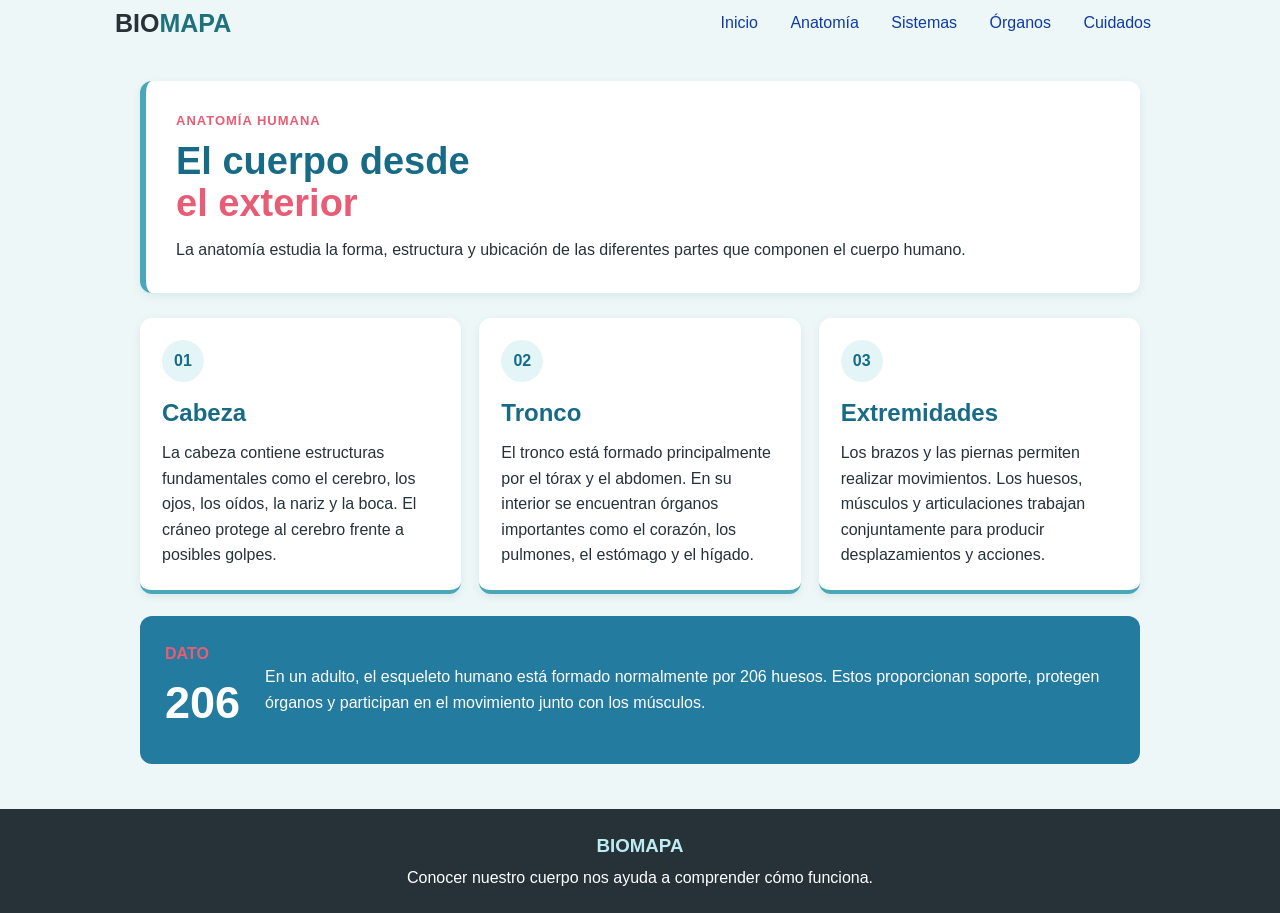
<file: anatomia.html>
<!DOCTYPE html>
<html lang="es">

<head>
    <meta charset="UTF-8">
    <meta name="viewport" content="width=device-width, initial-scale=1.0">

    <title>BioMapa | Anatomía</title>

    <link rel="stylesheet" href="style.css">
</head>

<body>

    <header class="cabecera">

        <nav>

            <div class="logo">
                BIO<span>MAPA</span>
            </div>

            <div class="menu">
                <a href="index.html">Inicio</a>
                <a href="anatomia.html">Anatomía</a>
                <a href="sistemas.html">Sistemas</a>
                <a href="organos.html">Órganos</a>
                <a href="cuidados.html">Cuidados</a>
            </div>

        </nav>

    </header>

    <main class="pagina">

        <section class="titulo-pagina">

            <p class="etiqueta">
                ANATOMÍA HUMANA
            </p>

            <h1>
                El cuerpo desde
                <br>
                <span>el exterior</span>
            </h1>

            <p>
                La anatomía estudia la forma, estructura y ubicación
                de las diferentes partes que componen el cuerpo humano.
            </p>

        </section>

        <section class="anatomia-grid">

            <article class="bloque">

                <div class="icono">
                    01
                </div>

                <h2>
                    Cabeza
                </h2>

                <p>
                    La cabeza contiene estructuras fundamentales como
                    el cerebro, los ojos, los oídos, la nariz y la boca.
                    El cráneo protege al cerebro frente a posibles golpes.
                </p>

            </article>

            <article class="bloque">

                <div class="icono">
                    02
                </div>

                <h2>
                    Tronco
                </h2>

                <p>
                    El tronco está formado principalmente por el tórax
                    y el abdomen. En su interior se encuentran órganos
                    importantes como el corazón, los pulmones, el estómago
                    y el hígado.
                </p>

            </article>

            <article class="bloque">

                <div class="icono">
                    03
                </div>

                <h2>
                    Extremidades
                </h2>

                <p>
                    Los brazos y las piernas permiten realizar movimientos.
                    Los huesos, músculos y articulaciones trabajan
                    conjuntamente para producir desplazamientos y acciones.
                </p>

            </article>

        </section>

        <section class="dato">

            <div>

                <p class="numero">
                    DATO
                </p>

                <h2>
                    206
                </h2>

            </div>

            <p>
                En un adulto, el esqueleto humano está formado normalmente
                por 206 huesos. Estos proporcionan soporte, protegen órganos
                y participan en el movimiento junto con los músculos.
            </p>

        </section>

    </main>

    <footer>

        <h3>
            BIOMAPA
        </h3>

        <p>
            Conocer nuestro cuerpo nos ayuda a comprender cómo funciona.
        </p>

    </footer>

</body>

</html>
</file>
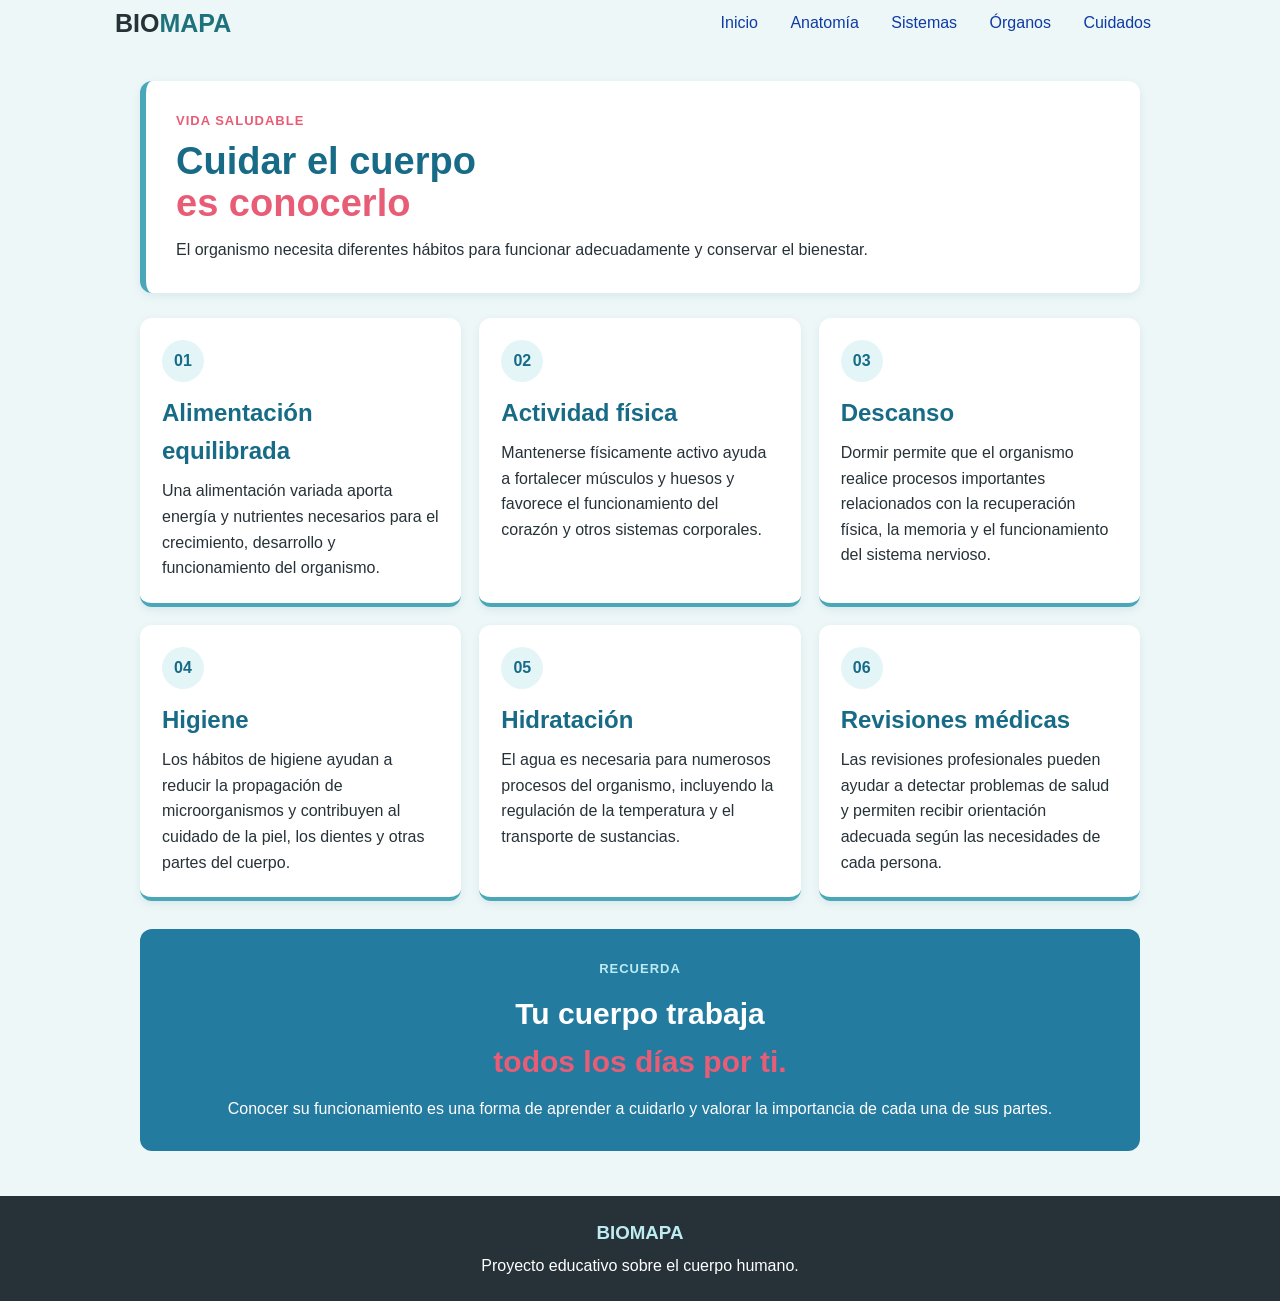
<file: cuidados.html>
<!DOCTYPE html>
<html lang="es">

<head>
    <meta charset="UTF-8">
    <meta name="viewport" content="width=device-width, initial-scale=1.0">

    <title>BioMapa | Cuidados</title>

    <link rel="stylesheet" href="style.css">
</head>

<body>

    <header class="cabecera">

        <nav>

            <div class="logo">
                BIO<span>MAPA</span>
            </div>

            <div class="menu">
                <a href="index.html">Inicio</a>
                <a href="anatomia.html">Anatomía</a>
                <a href="sistemas.html">Sistemas</a>
                <a href="organos.html">Órganos</a>
                <a href="cuidados.html">Cuidados</a>
            </div>

        </nav>

    </header>

    <main class="pagina">

        <section class="titulo-pagina">

            <p class="etiqueta">
                VIDA SALUDABLE
            </p>

            <h1>
                Cuidar el cuerpo
                <br>
                <span>es conocerlo</span>
            </h1>

            <p>
                El organismo necesita diferentes hábitos para funcionar
                adecuadamente y conservar el bienestar.
            </p>

        </section>

        <section class="cuidados-grid">

            <article>

                <div class="numero-cuidado">
                    01
                </div>

                <h2>
                    Alimentación equilibrada
                </h2>

                <p>
                    Una alimentación variada aporta energía y nutrientes
                    necesarios para el crecimiento, desarrollo y funcionamiento
                    del organismo.
                </p>

            </article>

            <article>

                <div class="numero-cuidado">
                    02
                </div>

                <h2>
                    Actividad física
                </h2>

                <p>
                    Mantenerse físicamente activo ayuda a fortalecer músculos
                    y huesos y favorece el funcionamiento del corazón y otros
                    sistemas corporales.
                </p>

            </article>

            <article>

                <div class="numero-cuidado">
                    03
                </div>

                <h2>
                    Descanso
                </h2>

                <p>
                    Dormir permite que el organismo realice procesos importantes
                    relacionados con la recuperación física, la memoria y el
                    funcionamiento del sistema nervioso.
                </p>

            </article>

            <article>

                <div class="numero-cuidado">
                    04
                </div>

                <h2>
                    Higiene
                </h2>

                <p>
                    Los hábitos de higiene ayudan a reducir la propagación
                    de microorganismos y contribuyen al cuidado de la piel,
                    los dientes y otras partes del cuerpo.
                </p>

            </article>

            <article>

                <div class="numero-cuidado">
                    05
                </div>

                <h2>
                    Hidratación
                </h2>

                <p>
                    El agua es necesaria para numerosos procesos del organismo,
                    incluyendo la regulación de la temperatura y el transporte
                    de sustancias.
                </p>

            </article>

            <article>

                <div class="numero-cuidado">
                    06
                </div>

                <h2>
                    Revisiones médicas
                </h2>

                <p>
                    Las revisiones profesionales pueden ayudar a detectar
                    problemas de salud y permiten recibir orientación adecuada
                    según las necesidades de cada persona.
                </p>

            </article>

        </section>

        <section class="mensaje-final">

            <p class="etiqueta">
                RECUERDA
            </p>

            <h2>
                Tu cuerpo trabaja
                <br>
                <span>todos los días por ti.</span>
            </h2>

            <p>
                Conocer su funcionamiento es una forma de aprender a cuidarlo
                y valorar la importancia de cada una de sus partes.
            </p>

        </section>

    </main>

    <footer>

        <h3>
            BIOMAPA
        </h3>

        <p>
            Proyecto educativo sobre el cuerpo humano.
        </p>

    </footer>

</body>

</html>
</file>
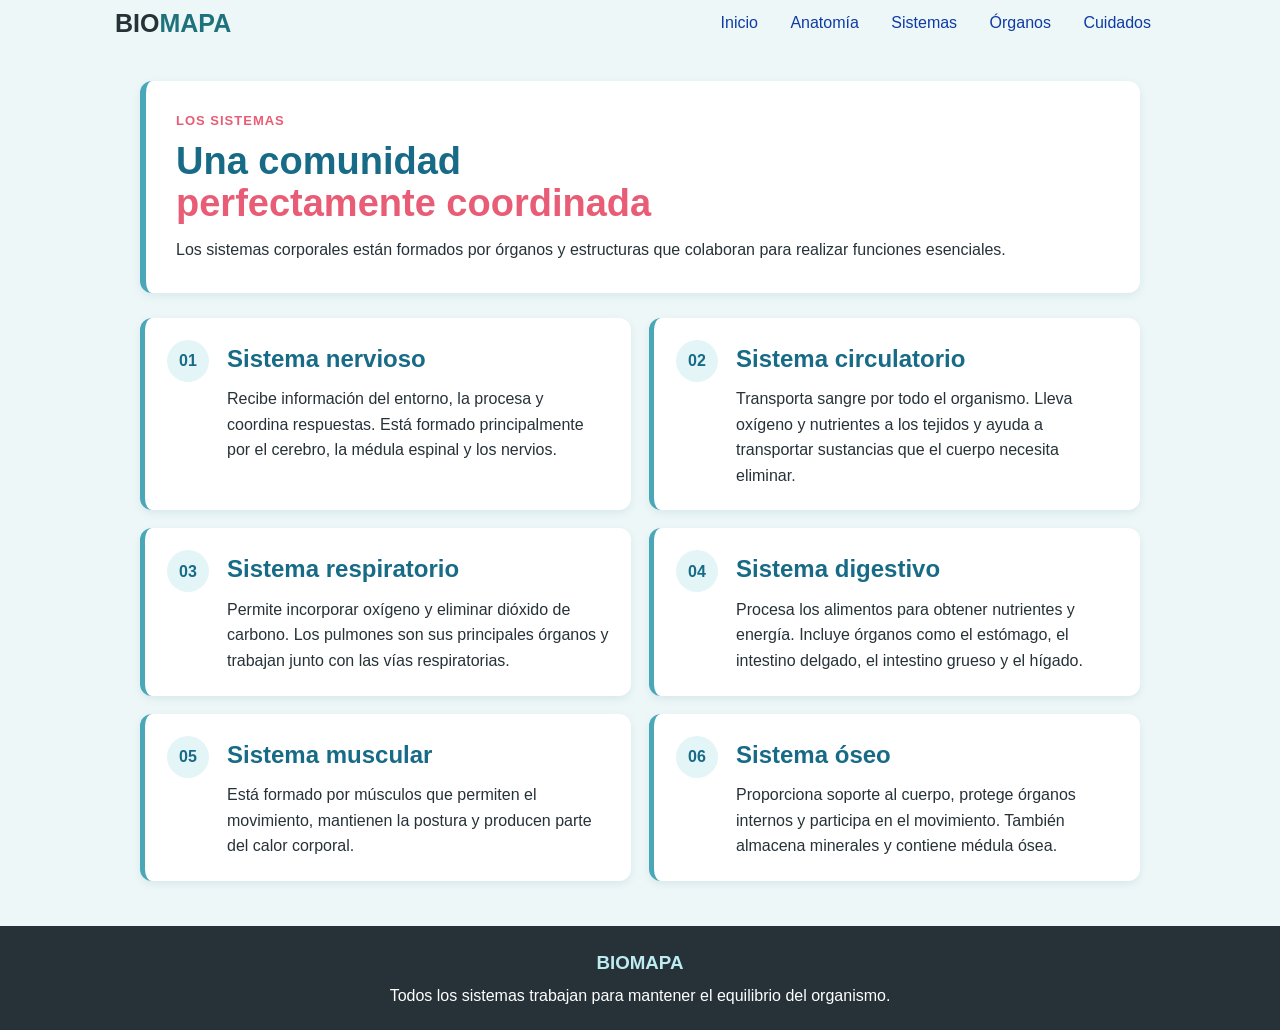
<file: sistemas.html>
<!DOCTYPE html>
<html lang="es">

<head>
    <meta charset="UTF-8">
    <meta name="viewport" content="width=device-width, initial-scale=1.0">

    <title>BioMapa | Sistemas</title>

    <link rel="stylesheet" href="style.css">
</head>

<body>

    <header class="cabecera">

        <nav>

            <div class="logo">
                BIO<span>MAPA</span>
            </div>

            <div class="menu">
                <a href="index.html">Inicio</a>
                <a href="anatomia.html">Anatomía</a>
                <a href="sistemas.html">Sistemas</a>
                <a href="organos.html">Órganos</a>
                <a href="cuidados.html">Cuidados</a>
            </div>

        </nav>

    </header>

    <main class="pagina">

        <section class="titulo-pagina">

            <p class="etiqueta">
                LOS SISTEMAS
            </p>

            <h1>
                Una comunidad
                <br>
                <span>perfectamente coordinada</span>
            </h1>

            <p>
                Los sistemas corporales están formados por órganos
                y estructuras que colaboran para realizar funciones esenciales.
            </p>

        </section>

        <section class="sistemas">

            <article class="sistema">

                <div class="sistema-numero">
                    01
                </div>

                <div>

                    <h2>
                        Sistema nervioso
                    </h2>

                    <p>
                        Recibe información del entorno, la procesa y coordina
                        respuestas. Está formado principalmente por el cerebro,
                        la médula espinal y los nervios.
                    </p>

                </div>

            </article>

            <article class="sistema">

                <div class="sistema-numero">
                    02
                </div>

                <div>

                    <h2>
                        Sistema circulatorio
                    </h2>

                    <p>
                        Transporta sangre por todo el organismo. Lleva oxígeno
                        y nutrientes a los tejidos y ayuda a transportar
                        sustancias que el cuerpo necesita eliminar.
                    </p>

                </div>

            </article>

            <article class="sistema">

                <div class="sistema-numero">
                    03
                </div>

                <div>

                    <h2>
                        Sistema respiratorio
                    </h2>

                    <p>
                        Permite incorporar oxígeno y eliminar dióxido de carbono.
                        Los pulmones son sus principales órganos y trabajan
                        junto con las vías respiratorias.
                    </p>

                </div>

            </article>

            <article class="sistema">

                <div class="sistema-numero">
                    04
                </div>

                <div>

                    <h2>
                        Sistema digestivo
                    </h2>

                    <p>
                        Procesa los alimentos para obtener nutrientes y energía.
                        Incluye órganos como el estómago, el intestino delgado,
                        el intestino grueso y el hígado.
                    </p>

                </div>

            </article>

            <article class="sistema">

                <div class="sistema-numero">
                    05
                </div>

                <div>

                    <h2>
                        Sistema muscular
                    </h2>

                    <p>
                        Está formado por músculos que permiten el movimiento,
                        mantienen la postura y producen parte del calor corporal.
                    </p>

                </div>

            </article>

            <article class="sistema">

                <div class="sistema-numero">
                    06
                </div>

                <div>

                    <h2>
                        Sistema óseo
                    </h2>

                    <p>
                        Proporciona soporte al cuerpo, protege órganos internos
                        y participa en el movimiento. También almacena minerales
                        y contiene médula ósea.
                    </p>

                </div>

            </article>

        </section>

    </main>

    <footer>

        <h3>
            BIOMAPA
        </h3>

        <p>
            Todos los sistemas trabajan para mantener
            el equilibrio del organismo.
        </p>

    </footer>

</body>

</html>
</file>
<file: style.css>
* {
    margin: 0;
    padding: 0;
    box-sizing: border-box;
}

body {
    background-color: #eef7f8;
    color: #263238;
    font-family: Arial, sans-serif;
    line-height: 1.6;
}

.hero {
    background-color: #176b87;
    color: white;
    padding: 18px 7% 35px;
}

nav {
    max-width: 1050px;
    margin: auto;
    display: flex;
    justify-content: space-between;
    align-items: center;
}

.logo {
    font-size: 25px;
    font-weight: bold;
}

.logo span {
    color: #1f727b;
}

.menu a {
    color: rgb(14, 59, 164);
    text-decoration: none;
    padding: 7px 11px;
    margin: 3px;
    display: inline-block;
    border-radius: 15px;
}


.hero-contenido {
    max-width: 1050px;
    margin: 45px auto 10px;
    display: flex;
    align-items: center;
    justify-content: space-between;
    gap: 30px;
}

.hero-texto {
    max-width: 570px;
}

.etiqueta {
    color: #e85d75;
    font-size: 13px;
    font-weight: bold;
    letter-spacing: 1px;
    margin-bottom: 10px;
}

.hero .etiqueta {
    color: #bcecf1;
}

.hero h1 {
    font-size: 50px;
    line-height: 1.05;
    margin-bottom: 15px;
}

.hero h1 span,
.titulo-pagina h1 span,
.video-seccion h2 span,
.mensaje-final h2 span {
    color: #e85d75;
}

.hero-texto > p:not(.etiqueta) {
    max-width: 520px;
    margin-bottom: 22px;
}

.boton {
    background-color: #e85d75;
    color: white;
    text-decoration: none;
    padding: 10px 18px;
    border-radius: 20px;
    display: inline-block;
    font-weight: bold;
}

.figura {
    width: 230px;
    height: 250px;
    background-color: #e4f5f7;
    border-radius: 50%;
    display: flex;
    align-items: center;
    justify-content: center;
}

.figura img {
    width: 170px;
    height: 190px;
    object-fit: contain;
}

main,
.pagina {
    width: 86%;
    max-width: 1000px;
    margin: 35px auto;
}

.introduccion {
    background-color: white;
    padding: 28px;
    border-left: 6px solid #49a7b8;
    border-radius: 12px;
    display: grid;
    grid-template-columns: 35% 65%;
    gap: 25px;
    box-shadow: 0 3px 10px #d7e8ea;
}

.numero {
    color: #e85d75;
    font-weight: bold;
}

.introduccion h2 {
    color: #176b87;
    font-size: 28px;
    margin-top: 5px;
}

.texto p {
    margin-bottom: 12px;
}

.tarjetas {
    display: grid;
    grid-template-columns: repeat(4, 1fr);
    gap: 15px;
    margin-top: 25px;
}

.tarjetas article {
    background-color: white;
    padding: 20px;
    border-radius: 12px;
    border-top: 4px solid #49a7b8;
    box-shadow: 0 3px 8px #d7e8ea;
}

.tarjetas article:hover {
    border-top-color: #e85d75;
}

.tarjetas article > span,
.organo > div > span {
    color: #e85d75;
    font-weight: bold;
}

.tarjetas h3 {
    color: #176b87;
    margin: 8px 0;
}

.tarjetas a {
    color: #e85d75;
    text-decoration: none;
    font-weight: bold;
    display: inline-block;
    margin-top: 10px;
}

.titulo-pagina {
    background-color: white;
    padding: 30px;
    border-radius: 12px;
    border-left: 6px solid #49a7b8;
    margin-bottom: 25px;
    box-shadow: 0 3px 10px #d7e8ea;
}

.titulo-pagina h1 {
    color: #176b87;
    font-size: 38px;
    line-height: 1.1;
    margin-bottom: 12px;
}

.anatomia-grid,
.cuidados-grid {
    display: grid;
    grid-template-columns: repeat(3, 1fr);
    gap: 18px;
}

.bloque,
.cuidados-grid article {
    background-color: white;
    padding: 22px;
    border-radius: 12px;
    border-bottom: 4px solid #49a7b8;
    box-shadow: 0 3px 8px #d7e8ea;
}

.icono,
.numero-cuidado,
.sistema-numero {
    background-color: #e4f5f7;
    color: #176b87;
    width: 42px;
    height: 42px;
    border-radius: 50%;
    display: flex;
    align-items: center;
    justify-content: center;
    font-weight: bold;
    margin-bottom: 12px;
}

.bloque h2,
.cuidados-grid h2,
.sistema h2,
.organo h2 {
    color: #176b87;
    margin-bottom: 8px;
}

.dato {
    background-color: #247ba0;
    color: white;
    padding: 25px;
    border-radius: 12px;
    margin-top: 22px;
    display: flex;
    align-items: center;
    gap: 25px;
}

.dato h2 {
    font-size: 45px;
}

.sistemas {
    display: grid;
    grid-template-columns: repeat(2, 1fr);
    gap: 18px;
}

.sistema {
    background-color: white;
    padding: 22px;
    border-radius: 12px;
    display: flex;
    gap: 18px;
    border-left: 5px solid #49a7b8;
    box-shadow: 0 3px 8px #d7e8ea;
}

.sistema-numero {
    flex-shrink: 0;
}

.organos-grid {
    display: grid;
    grid-template-columns: repeat(2, 1fr);
    gap: 18px;
}

.organo {
    background-color: white;
    padding: 20px;
    border-radius: 12px;
    display: flex;
    align-items: center;
    gap: 20px;
    border-bottom: 4px solid #49a7b8;
    box-shadow: 0 3px 8px #d7e8ea;
}

.organo img {
    width: 95px;
    height: 95px;
    object-fit: contain;
    flex-shrink: 0;
    border-radius: 8px;
}

.video-seccion {
    background-color: white;
    padding: 28px;
    margin-top: 28px;
    border-radius: 12px;
    box-shadow: 0 3px 8px #d7e8ea;
    display: grid;
    grid-template-columns: 30% 70%;
    gap: 25px;
    align-items: center;
}

.video-seccion h2 {
    color: #176b87;
    font-size: 28px;
    line-height: 1.15;
    margin-bottom: 10px;
}

.video-seccion video {
    width: 100%;
    max-height: 420px;
    border-radius: 10px;
    background-color: #263238;
}

.mensaje-final {
    background-color: #247ba0;
    color: white;
    padding: 30px;
    margin-top: 28px;
    border-radius: 12px;
    text-align: center;
}

.mensaje-final .etiqueta {
    color: #bcecf1;
}

.mensaje-final h2 {
    font-size: 30px;
    margin-bottom: 10px;
}

footer {
    background-color: #263238;
    color: white;
    text-align: center;
    padding: 22px;
    margin-top: 45px;
}

footer h3 {
    color: #bcecf1;
    margin-bottom: 5px;
}
</file>
